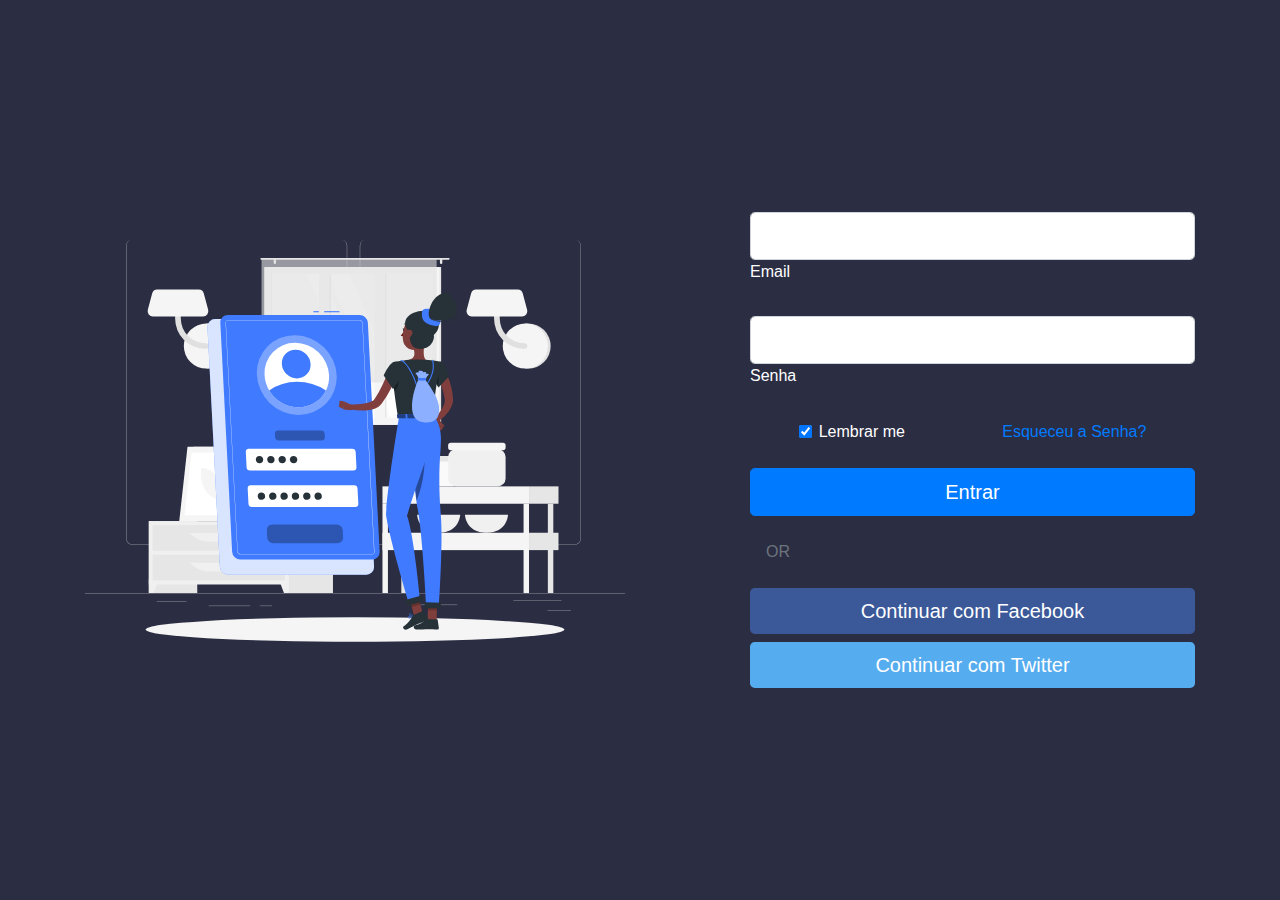
<file: index.html>
<!DOCTYPE html>
<html lang="en">

<head>
  <meta charset="UTF-8">
  <meta name="viewport" content="width=device-width, initial-scale=1.0">
  <link rel="stylesheet" href="https://cdn.jsdelivr.net/npm/bootstrap@4.3.1/dist/css/bootstrap.min.css"
    integrity="sha384-ggOyR0iXCbMQv3Xipma34MD+dH/1fQ784/j6cY/iJTQUOhcWr7x9JvoRxT2MZw1T" crossorigin="anonymous">
  <link rel="stylesheet" href="../Styles/global.css">
  <link rel="stylesheet" href="../Styles/login.css">

  <title>Login</title>
</head>

<body>


  <main>
    <section class="vh-100">
      <div class="container py-5 h-100">
        <div class="row d-flex align-items-center justify-content-center h-100">
          <div class="col-md-8 col-lg-7 col-xl-6">
            <img src="../assets/img/Login-rafiki.svg" class="img-fluid" alt="Phone image">
          </div>

          <div class="col-md-7 col-lg-5 col-xl-5 offset-xl-1">

            <form action="./Views/formulario.html">
              <div class="form-outline mb-4">
                <input type="email" id="form1Example13" class="form-control form-control-lg" />
                <label class="form-label" for="form1Example13">Email</label>
              </div>

              <div class="form-outline mb-4">
                <input type="password" id="form1Example23" class="form-control form-control-lg" />
                <label class="form-label" for="form1Example23">Senha</label>
              </div>

              <div class="d-flex justify-content-around align-items-center mb-4">
                <div class="form-check">
                  <input class="form-check-input" type="checkbox" value="" id="form1Example3" checked />
                  <label class="form-check-label" for="form1Example3"> Lembrar me </label>
                </div>
                <a href="#!">Esqueceu a Senha?</a>
              </div>

              <!-- Submit button -->
              <button type="submit" class="btn btn-primary btn-lg btn-block">Entrar</button>

              <div class="divider d-flex align-items-center my-4">
                <p class="text-center fw-bold mx-3 mb-0 text-muted">OR</p>
              </div>

              <a class="btn btn-primary btn-lg btn-block button-secondary" href="#!" role="button">
                <i class="fab fa-facebook-f me-2"></i>Continuar com Facebook
              </a>
              <a class="btn btn-primary btn-lg btn-block button-primary" href="#!" role="button">
                <i class="fab fa-twitter me-2"></i>Continuar com Twitter</a>


            </form>
          </div>
        </div>
      </div>
    </section>
  </main>

</body>

</html>
</file>
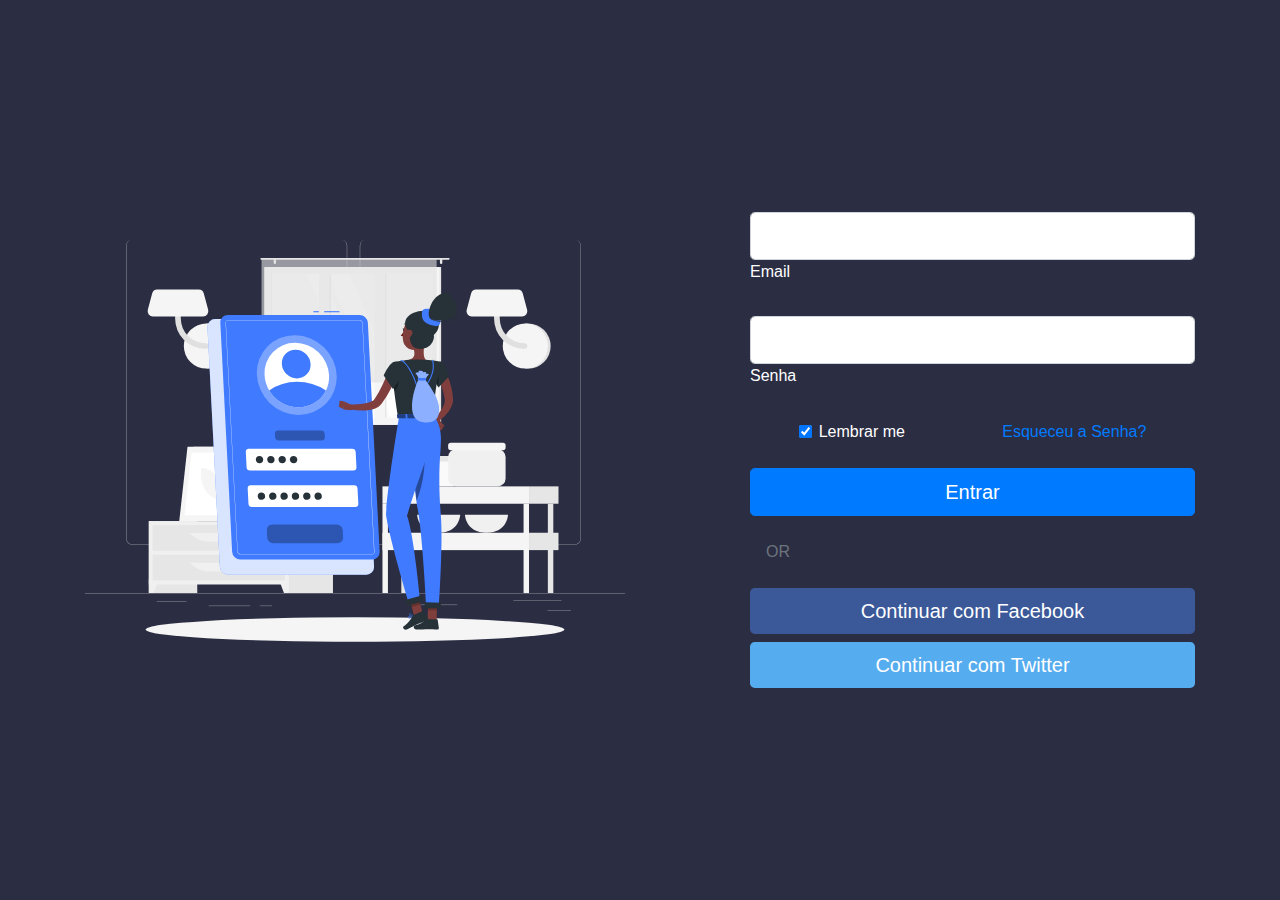
<file: Views/index.html>
<!DOCTYPE html>
<html lang="en">

<head>
  <meta charset="UTF-8">
  <meta name="viewport" content="width=device-width, initial-scale=1.0">
  <link rel="stylesheet" href="https://cdn.jsdelivr.net/npm/bootstrap@4.3.1/dist/css/bootstrap.min.css"
    integrity="sha384-ggOyR0iXCbMQv3Xipma34MD+dH/1fQ784/j6cY/iJTQUOhcWr7x9JvoRxT2MZw1T" crossorigin="anonymous">
  <link rel="stylesheet" href="../Styles/global.css">
  <link rel="stylesheet" href="../Styles/login.css">

  <title>Login</title>
</head>

<body>


  <main>
    <section class="vh-100">
      <div class="container py-5 h-100">
        <div class="row d-flex align-items-center justify-content-center h-100">
          <div class="col-md-8 col-lg-7 col-xl-6">
            <img src="../assets/img/Login-rafiki.svg" class="img-fluid" alt="Phone image">
          </div>

          <div class="col-md-7 col-lg-5 col-xl-5 offset-xl-1">

            <form action="./formulario.html">
              <div class="form-outline mb-4">
                <input type="email" id="form1Example13" class="form-control form-control-lg" />
                <label class="form-label" for="form1Example13">Email</label>
              </div>

              <div class="form-outline mb-4">
                <input type="password" id="form1Example23" class="form-control form-control-lg" />
                <label class="form-label" for="form1Example23">Senha</label>
              </div>

              <div class="d-flex justify-content-around align-items-center mb-4">
                <div class="form-check">
                  <input class="form-check-input" type="checkbox" value="" id="form1Example3" checked />
                  <label class="form-check-label" for="form1Example3"> Lembrar me </label>
                </div>
                <a href="#!">Esqueceu a Senha?</a>
              </div>

              <!-- Submit button -->
              <button type="submit" class="btn btn-primary btn-lg btn-block">Entrar</button>

              <div class="divider d-flex align-items-center my-4">
                <p class="text-center fw-bold mx-3 mb-0 text-muted">OR</p>
              </div>

              <a class="btn btn-primary btn-lg btn-block button-secondary" href="#!" role="button">
                <i class="fab fa-facebook-f me-2"></i>Continuar com Facebook
              </a>
              <a class="btn btn-primary btn-lg btn-block button-primary" href="#!" role="button">
                <i class="fab fa-twitter me-2"></i>Continuar com Twitter</a>


            </form>
          </div>
        </div>
      </div>
    </section>
  </main>

</body>

</html>
</file>
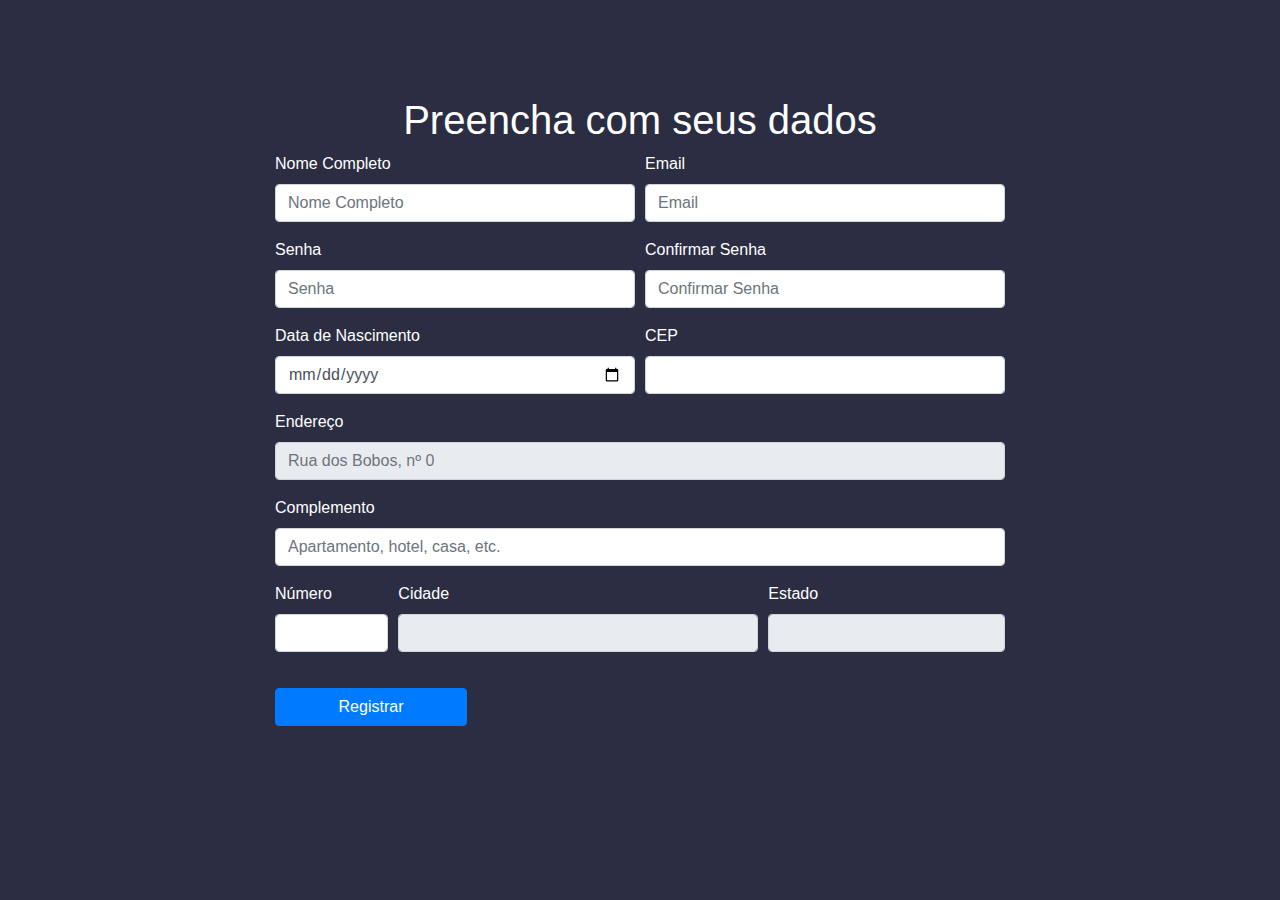
<file: Views/formulario.html>
<!DOCTYPE html>
<html lang="en">

<head>
  <meta charset="UTF-8">
  <meta name="viewport" content="width=device-width, initial-scale=1.0">
  <link rel="stylesheet" href="https://cdn.jsdelivr.net/npm/bootstrap@4.3.1/dist/css/bootstrap.min.css"
    integrity="sha384-ggOyR0iXCbMQv3Xipma34MD+dH/1fQ784/j6cY/iJTQUOhcWr7x9JvoRxT2MZw1T" crossorigin="anonymous">
  <link rel="stylesheet" href="../Styles/global.css">
  <link rel="stylesheet" href="../Styles/formulario.css">
  <title>Registrar</title>
</head>

<body>
  <main>
    <div class="container">

      <div class="row">
        <div class="col-lg-2"></div>

        <div class="col-lg-8 my-5">
          <h1 class="text-center mt-5">Preencha com seus dados</h1>

          <form onsubmit="return validarFormulario()" action="" method="POST" id="formulario">
            <div class="form-row">
              <div class="form-group col-md-6">
                <label for="inputName4">Nome Completo</label>
                <input type="text" class="form-control" id="name" name="name" placeholder="Nome Completo" required>
              </div>
              <div class="form-group col-md-6">
                <label for="inputName4">Email</label>
                <input type="email" class="form-control" name="email" id="email" placeholder="Email">
              </div>
              <div class="form-group col-md-6">
                <label for="inputPassword">Senha</label>
                <input type="password" class="form-control" id="password" name="password" placeholder="Senha" required>
              </div>
              <div class="form-group col-md-6">
                <label for="inputConfirmPassword">Confirmar Senha</label>
                <input type="password" class="form-control" id="confirmPassword" name="confirmPassword"
                  placeholder="Confirmar Senha" required>
              </div>
            </div>
            <div class="form-row">
              <div class="form-group col-md-6">
                <label for="inputBirthdate">Data de Nascimento</label>
                <input type="date" class="form-control" id="birthdate" name="birthdate" required>
              </div>
              <div class="form-group col-md-6">
                <label for="inputCEP">CEP</label>
                <input type="text" class="form-control" name="cep" id="cep">
              </div>
            </div>
            <div class="form-group">
              <label for="inputAddress">Endereço</label>
              <input readonly type="text" class="form-control" name="endereco" id="address"
                placeholder="Rua dos Bobos, nº 0">

            </div>

            <div class="form-group ">
              <label for="inputAddress2">Complemento</label>
              <input type="text" class="form-control" name="endereco2" id="address2"
                placeholder="Apartamento, hotel, casa, etc.">
            </div>
            <div class="form-row">
              <div class="form-group col-md-2">
                <label for="inputCity">Número</label>
                <input required type="text" class="form-control" name="numero" id="numero">
              </div>
              <div class="form-group col-md-6">
                <label for="inputCity">Cidade</label>
                <input readonly type="text" class="form-control" name="cidade" id="city">
              </div>
              <div class="form-group col-md-4">
                <label for="inputEstado">Estado</label>
                <input readonly type="text" class="form-control" name="estado" id="estado">
              </div>

            </div>

            <div id="errorMessages"></div> <!-- Nova div para exibir mensagens de erro -->

            <button type="submit" name="btnsubmit" class="btn btn-primary btn-registrar">Registrar</button>

          </form>
        </div>

        <script src="main.js"></script>

  </main>




</body>

</html>
</file>
<file: Styles/global.css>
body {
  background-color: #2b2d42;
  font-family: "Roboto", sans-serif;
  color: #fff;
  margin: 0;
  padding: 0;
} /*# sourceMappingURL=global.css.map */
</file>
<file: Styles/login.css>
.button-secondary {
  background-color: #3b5998;
  border: none;
}

.button-primary {
  background-color: #55acee;
  border: none;
}
</file>
<file: Styles/formulario.css>
.btn-registrar {
  width: 12rem;
  display: block;
  margin-top: 20px;
}
</file>
